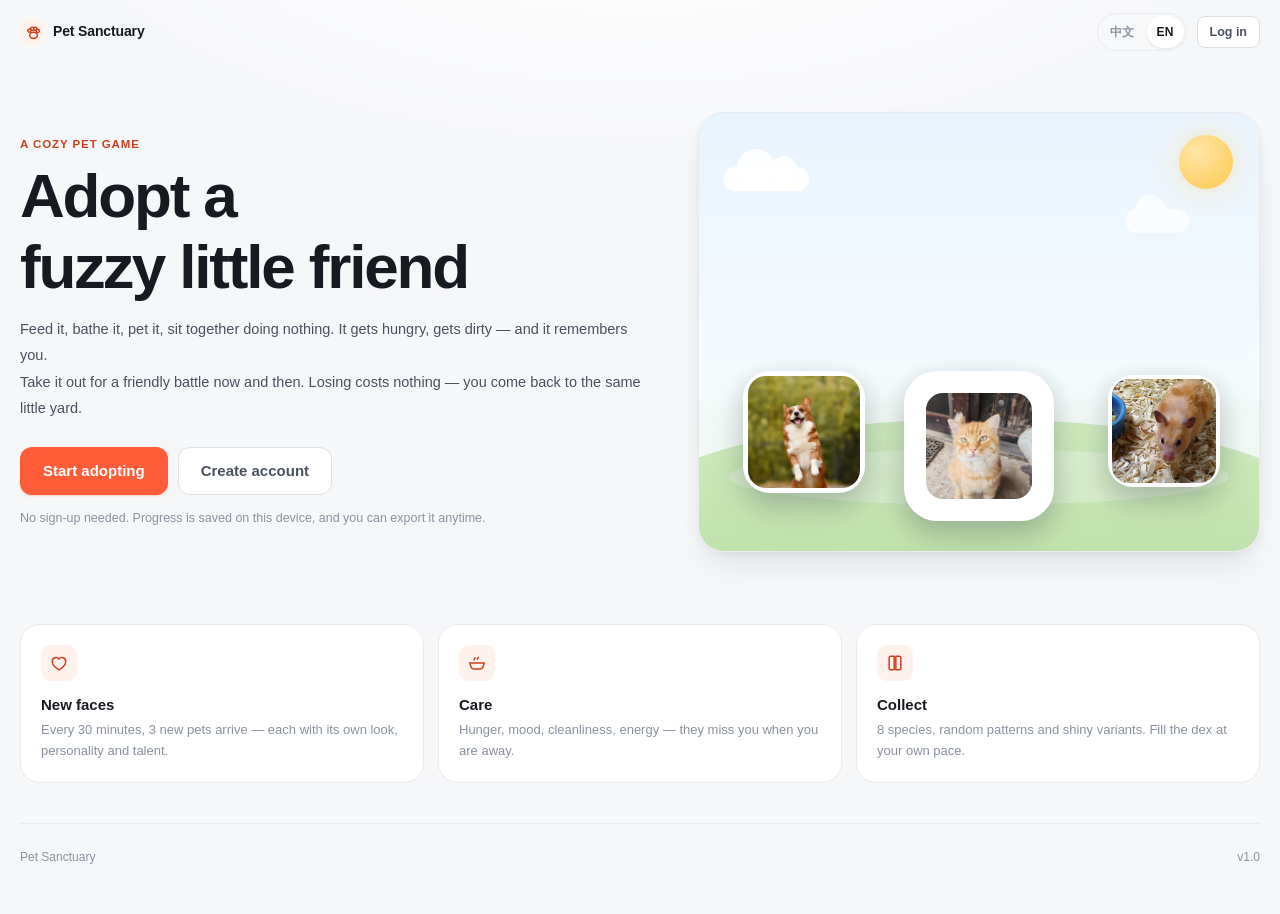
<file: index.html>
<!doctype html>
<html lang="zh-CN">
  <head>
    <meta charset="UTF-8" />
    <meta name="viewport" content="width=device-width, initial-scale=1.0, viewport-fit=cover" />
    <meta name="theme-color" content="#f7f2e8" />
    <!-- 添加到主屏幕后像 App 一样全屏打开，没有地址栏 -->
    <meta name="mobile-web-app-capable" content="yes" />
    <meta name="apple-mobile-web-app-capable" content="yes" />
    <meta name="apple-mobile-web-app-status-bar-style" content="default" />
    <meta name="apple-mobile-web-app-title" content="毛球收容所" />
    <title>毛球收容所 · 领养一只属于你的小毛球</title>
    <meta
      name="description"
      content="毛球收容所是一款宠物养成 + 卡牌收集的网页游戏。领养流浪小动物，喂饭洗澡摸头，把它们养成毛球战队的成员，去星宠杯拿冠军。"
    />
    <link
      rel="icon"
      href="data:image/svg+xml,%3Csvg xmlns='http://www.w3.org/2000/svg' viewBox='0 0 100 100'%3E%3Ctext y='.9em' font-size='90'%3E%F0%9F%90%BE%3C/text%3E%3C/svg%3E"
    />
    <script type="module" crossorigin src="/assets/index-DY5WZVif.js"></script>
    <link rel="stylesheet" crossorigin href="/assets/index--2E7y5sV.css">
  </head>
  <body>
    <div id="root"></div>
  </body>
</html>
</file>
<file: assets/index--2E7y5sV.css>
:root{--bg: #f6f7f9;--surface: #ffffff;--surface-2: #f7f8fa;--surface-3: #eef0f4;--ink: #171a20;--ink-2: #4a5160;--muted: #8a92a1;--line: #e9ebef;--line-strong: #dde1e7;--accent: #ff5c39;--accent-hover: #ec4c2a;--accent-soft: #fff1ec;--accent-ink: #cc3f1d;--gold: #f2a33c;--gold-soft: #fdf3e3;--violet: #7b61ff;--violet-soft: #f1eeff;--green: #17b26a;--green-soft: #e7f8ef;--blue: #3a8dde;--blue-soft: #eaf3fd;--pink: #e8618c;--pink-soft: #fdeef3;--r-xs: 8px;--r-sm: 10px;--r-md: 12px;--r-lg: 16px;--r-xl: 20px;--r-2xl: 26px;--r-pill: 999px;--radius: var(--r-xl);--radius-sm: var(--r-md);--shadow-sm: 0 1px 2px rgba(16, 24, 40, .04), 0 1px 3px rgba(16, 24, 40, .05);--shadow: 0 4px 10px -2px rgba(16, 24, 40, .06), 0 18px 36px -12px rgba(16, 24, 40, .12);--shadow-lg: 0 24px 64px -16px rgba(16, 24, 40, .22);--safe: env(safe-area-inset-bottom, 0px);--vvh: 100dvh;--kbd: 0px}.lang-picker{display:inline-flex;align-items:center;gap:2px;padding:2px;border:1px solid var(--line);border-radius:var(--r-pill);background:var(--surface-2);flex:none}.lang-opt{appearance:none;border:0;background:transparent;color:var(--muted);font:inherit;font-size:12px;font-weight:650;letter-spacing:.01em;padding:5px 10px;min-height:32px;border-radius:var(--r-pill);cursor:pointer;transition:background .16s ease,color .16s ease}.lang-opt.is-on{background:var(--surface);color:var(--ink);box-shadow:var(--shadow-sm)}.lang-opt:hover{color:var(--ink)}.landing-nav-actions{display:flex;align-items:center;gap:10px}.lang-card{padding:14px 16px}.lang-row{display:flex;align-items:center;justify-content:space-between;gap:12px}.lang-row b{display:block;font-size:15px}.lang-row p{margin:2px 0 0;font-size:12.5px;color:var(--muted)}html{touch-action:manipulation}body{overscroll-behavior-y:contain}button,.chip,.element,.rarity{user-select:none;-webkit-user-select:none}*{box-sizing:border-box;-webkit-tap-highlight-color:transparent}html,body{margin:0;padding:0}body{background:radial-gradient(900px 420px at 50% -140px,#ffffff 0%,transparent 70%),var(--bg);color:var(--ink);font-family:-apple-system,BlinkMacSystemFont,SF Pro Text,PingFang SC,Hiragino Sans GB,Microsoft YaHei,Segoe UI,sans-serif;font-size:14.5px;line-height:1.55;min-height:100dvh;-webkit-font-smoothing:antialiased}h1,h2,h3,h4,p{margin:0}button{font-family:inherit;font-size:inherit;color:inherit;border:none;background:none;cursor:pointer;padding:0}button:disabled{cursor:not-allowed}a{color:inherit;text-decoration:none}input{font-family:inherit}:focus-visible{outline:2px solid rgba(255,92,57,.55);outline-offset:2px}.shell{width:100%;max-width:1120px;margin:0 auto;padding:0 20px}.app{min-height:100dvh;padding-bottom:96px}.main{padding:26px 0 40px;animation:fadeUp .25s ease both}@keyframes fadeUp{0%{opacity:0;transform:translateY(6px)}}.topbar{position:sticky;top:0;z-index:40;background:#ffffffd1;backdrop-filter:saturate(180%) blur(16px);-webkit-backdrop-filter:saturate(180%) blur(16px);border-bottom:1px solid var(--line)}.topbar-inner{height:62px;display:flex;align-items:center;gap:18px}.brand{display:inline-flex;align-items:center;gap:7px;flex:0 0 auto}.brand-mark{display:grid;place-items:center;width:26px;height:26px;border-radius:var(--r-xs);background:var(--accent-soft);color:var(--accent-ink)}.brand-text{font-weight:700;font-size:14px;letter-spacing:-.01em;white-space:nowrap}.topnav{display:none;align-items:center;gap:2px;flex:1}.topnav-item{height:34px;padding:0 14px;border-radius:var(--r-xs);font-size:13.5px;font-weight:600;color:var(--muted);transition:color .15s,background .15s}.topnav-item:hover{color:var(--ink);background:var(--surface-2)}.topnav-item.is-active{color:var(--ink);background:var(--surface-3)}.top-actions{display:flex;align-items:center;gap:8px;margin-left:auto}.icon-btn{position:relative;width:34px;height:34px;border-radius:var(--r-sm);display:grid;place-items:center;color:var(--ink-2);border:1px solid var(--line);background:var(--surface);transition:background .15s,border-color .15s}.icon-btn:hover{background:var(--surface-2)}.badge{position:absolute;top:-4px;right:-4px;min-width:16px;height:16px;padding:0 4px;border-radius:var(--r-pill);background:var(--accent);color:#fff;font-size:9.5px;font-weight:700;display:grid;place-items:center;border:2px solid var(--surface)}.wallet{display:flex;gap:6px}.wallet-chip{display:inline-flex;align-items:center;gap:5px;height:30px;padding:0 10px;border-radius:var(--r-xs);background:var(--surface);border:1px solid var(--line);font-size:12.5px;font-variant-numeric:tabular-nums}.wallet-chip b{font-weight:650}.wallet-coin{color:var(--accent)}.wallet-star{color:var(--violet)}.tabbar{position:fixed;bottom:0;left:0;right:0;z-index:40;display:flex;justify-content:space-around;padding:6px 8px calc(6px + var(--safe));background:#ffffffeb;backdrop-filter:saturate(180%) blur(16px);-webkit-backdrop-filter:saturate(180%) blur(16px);border-top:1px solid var(--line)}.tabbar-item{flex:1;display:flex;flex-direction:column;align-items:center;gap:3px;padding:6px 0;border-radius:var(--r-md);color:var(--muted);font-size:10px;font-weight:600}.tabbar-item.is-active{color:var(--accent)}.card{background:var(--surface);border:1px solid var(--line);border-radius:var(--radius);box-shadow:var(--shadow-sm);padding:20px}.btn{display:inline-flex;align-items:center;justify-content:center;gap:6px;height:40px;padding:0 16px;border-radius:var(--r-sm);font-size:14px;font-weight:600;border:1px solid transparent;transition:background .15s,border-color .15s,transform .08s;white-space:nowrap}.btn:active:not(:disabled){transform:scale(.985)}.btn:disabled{opacity:.45}.btn-primary:disabled{background:var(--surface-3);color:var(--muted);opacity:1;box-shadow:none}.btn-primary{background:var(--accent);color:#fff;box-shadow:0 1px 2px #ff5c3947}.btn-primary:hover:not(:disabled){background:var(--accent-hover)}.btn-ghost{background:var(--surface);border-color:var(--line-strong);color:var(--ink-2)}.btn-ghost:hover:not(:disabled){background:var(--surface-2)}.btn-soft{background:var(--accent-soft);color:var(--accent-ink)}.btn-soft:hover:not(:disabled){background:#ffe6dd}.btn-sm{height:32px;padding:0 12px;font-size:12.5px;border-radius:var(--r-xs)}.btn-xs{height:26px;padding:0 10px;font-size:11.5px;border-radius:var(--r-xs)}.btn-lg{height:48px;padding:0 22px;font-size:15px;border-radius:var(--r-md)}.btn-block{width:100%}.link-btn{display:inline-flex;align-items:center;gap:4px;font-size:12.5px;font-weight:600;color:var(--accent-ink);padding:4px 0}.link-btn:hover{color:var(--accent)}.icon-btn svg,.link-btn svg{flex:0 0 auto}.chip{display:inline-flex;align-items:center;height:24px;padding:0 9px;border-radius:var(--r-xs);background:var(--surface-2);border:1px solid var(--line);font-size:11.5px;font-weight:600;color:var(--ink-2);white-space:nowrap}.chip-soft{background:var(--accent-soft);border-color:transparent;color:var(--accent-ink)}.chip-shiny{background:var(--gold-soft);border-color:#f7e3bd;color:#a5721a}.muted{color:var(--muted);font-size:13px}.center{text-align:center}.center-title{font-size:20px;text-align:center}.eyebrow{font-size:11.5px;font-weight:700;letter-spacing:.08em;text-transform:uppercase;color:var(--accent-ink);margin-bottom:6px}.page-head{display:flex;align-items:flex-start;justify-content:space-between;gap:16px;margin-bottom:22px}.page-head h1{font-size:28px;line-height:1.2;letter-spacing:-.025em;font-weight:700}.lede{font-size:13.5px;color:var(--muted);margin-top:6px;line-height:1.6}.section-title{display:flex;align-items:flex-start;justify-content:space-between;gap:12px;margin-bottom:14px}.section-title h3{font-size:15px;font-weight:650;letter-spacing:-.01em}.section-title p{font-size:12px;color:var(--muted);margin-top:2px}.empty{display:flex;flex-direction:column;align-items:center;gap:8px;padding:48px 16px;color:var(--muted);font-size:13px}.spinner{display:inline-block;width:18px;height:18px;border-radius:50%;border:2px solid var(--line-strong);border-top-color:var(--accent);animation:spin .7s linear infinite}.spinner-wrap{display:flex;align-items:center;justify-content:center;gap:10px;padding:48px;color:var(--muted);font-size:13px}@keyframes spin{to{transform:rotate(360deg)}}.splash{min-height:100dvh;display:flex;flex-direction:column;align-items:center;justify-content:center;gap:12px;color:var(--muted);font-size:13px}.splash-paw{font-size:40px;animation:bob 2s ease-in-out infinite}.centered-page{min-height:100dvh;display:grid;place-items:center;padding:20px}.reset-card{width:100%;max-width:400px;padding:28px 24px}.reset-card h1{font-size:22px;margin-bottom:6px}.reset-card .muted{display:block;margin-bottom:20px}.field{display:block;margin-bottom:14px}.field>span{display:block;font-size:12.5px;font-weight:600;color:var(--ink-2);margin-bottom:6px}.input{width:100%;height:42px;padding:0 13px;border-radius:var(--r-sm);border:1px solid var(--line-strong);background:var(--surface);font-size:14.5px;color:var(--ink);transition:border-color .15s,box-shadow .15s}.input::placeholder{color:#b3b9c4}.input:focus{outline:none;border-color:var(--accent);box-shadow:0 0 0 3px #ff5c391f}.form-error{font-size:12.5px;color:#d14343;margin-bottom:12px}.form-note{font-size:12px;color:var(--muted);text-align:center;margin-top:12px;line-height:1.6}.sheet-backdrop{position:fixed;inset:0;background:#11141a6b;backdrop-filter:blur(3px);-webkit-backdrop-filter:blur(3px);display:flex;align-items:flex-end;justify-content:center;z-index:60;animation:fadeIn .18s ease both}@keyframes fadeIn{0%{opacity:0}}.sheet{width:100%;max-width:560px;max-height:min(90dvh,calc(var(--vvh) - 20px));overflow-y:auto;overscroll-behavior-y:contain;background:var(--surface);border-radius:var(--r-2xl) var(--r-2xl) 0 0;padding:10px 20px calc(24px + var(--safe));box-shadow:var(--shadow-lg);animation:slideUp .26s cubic-bezier(.22,1,.36,1) both}.sheet.is-dragging{animation:none;transition:none}body.kbd-open .sheet-backdrop{height:var(--vvh)}body.kbd-open .tabbar{display:none}@keyframes slideUp{0%{transform:translateY(36px);opacity:.5}}.sheet-grip{width:38px;height:4px;border-radius:var(--r-pill);background:var(--line-strong);margin:2px auto 12px}.sheet-head{display:flex;align-items:flex-start;justify-content:space-between;gap:12px;margin-bottom:16px}.sheet-title{font-size:20px;font-weight:700;letter-spacing:-.02em}.sheet-sub{font-size:12.5px;color:var(--muted);margin-top:3px}.sheet-body{padding-bottom:4px}.toast-stack{position:fixed;bottom:calc(86px + var(--safe) + var(--kbd));left:50%;transform:translate(-50%);z-index:120;display:flex;flex-direction:column;gap:8px;width:max-content;max-width:min(92vw,420px);pointer-events:none}body[data-sheet=open] .toast-stack{bottom:auto;top:14px}.toast{display:flex;align-items:center;gap:8px;padding:10px 15px;border-radius:var(--r-sm);font-size:13px;font-weight:550;background:#181c24f0;color:#fff;box-shadow:var(--shadow);animation:toastIn .2s ease both}.toast-bad{background:#c43d3df5}.toast-dot{width:6px;height:6px;border-radius:50%;background:#ffc6a8;flex:0 0 auto}@keyframes toastIn{0%{opacity:0;transform:translateY(-8px)}}.statbar{display:flex;align-items:center;gap:8px;font-size:12px}.statbar-label{display:inline-flex;align-items:center;gap:4px;width:54px;flex:0 0 auto;color:var(--ink-2);font-weight:600}.statbar-label svg{color:var(--muted)}.statbar-track{flex:1;height:6px;border-radius:var(--r-pill);background:var(--surface-3);overflow:hidden}.statbar-fill{height:100%;border-radius:var(--r-pill);transition:width .35s cubic-bezier(.22,1,.36,1)}.tone-green{background:var(--green)}.tone-orange{background:var(--gold)}.tone-blue{background:var(--blue)}.tone-pink{background:var(--pink)}.statbar-num{width:24px;text-align:right;font-size:11.5px;color:var(--muted);font-variant-numeric:tabular-nums}.rarity{font-size:11px;letter-spacing:1px;line-height:1}.rarity-N{color:#a8afba}.rarity-R{color:#4a90e2}.rarity-SR{color:#9d6cf0}.rarity-SSR{color:#eda32c}.element{display:inline-flex;align-items:center;gap:4px;height:24px;padding:0 8px;border-radius:var(--r-xs);font-size:11.5px;font-weight:600}.element-compact{height:22px;padding:0 7px}.element-water{background:var(--blue-soft);color:#2f7cc4}.element-fire{background:#ffece6;color:#d9512f}.element-grass{background:var(--green-soft);color:#118a52}.element-light{background:var(--gold-soft);color:#b4740f}.element-dark{background:var(--violet-soft);color:#6a4fe0}.landing{max-width:1120px;margin:0 auto;padding:0 20px 48px}.landing-nav{height:64px;display:flex;align-items:center;justify-content:space-between}.hero{display:grid;gap:40px;align-items:center;padding:28px 0 56px}.hero-copy h1{font-size:40px;line-height:1.15;letter-spacing:-.035em;font-weight:700;margin-bottom:14px}.hero-lede{font-size:14.5px;line-height:1.8;color:var(--ink-2);margin-bottom:26px}.hero-actions{display:flex;gap:10px;flex-wrap:wrap}.hero-note{font-size:12.5px;color:var(--muted);margin-top:14px}.hero-visual{order:-1}.hero-scene{position:relative;height:330px;border-radius:var(--r-2xl);overflow:hidden;background:linear-gradient(180deg,#eaf4ff,#f4fbff 55%,#eef8e9);border:1px solid var(--line);box-shadow:var(--shadow)}.hero-pet{position:absolute;bottom:30px;filter:drop-shadow(0 14px 18px rgba(30,40,60,.12))}.hero-pet.a{left:0;right:0;display:flex;justify-content:center;z-index:3;animation:bob 3.4s ease-in-out infinite}.hero-pet.b{left:8%;bottom:52px;z-index:2;animation:bob 4.2s ease-in-out infinite .5s}.hero-pet.c{right:7%;bottom:58px;z-index:2;animation:bob 3.9s ease-in-out infinite 1s}.features{display:grid;gap:14px;grid-template-columns:1fr;padding-bottom:40px}.feature{padding:20px;border-radius:var(--radius);background:var(--surface);border:1px solid var(--line)}.feature-icon{display:inline-grid;place-items:center;width:36px;height:36px;border-radius:var(--r-sm);background:var(--accent-soft);color:var(--accent-ink);margin-bottom:12px}.feature h3{font-size:15px;font-weight:650;margin-bottom:4px}.feature p{font-size:13px;color:var(--muted);line-height:1.6}.landing-foot{display:flex;justify-content:space-between;padding-top:24px;border-top:1px solid var(--line);font-size:12px;color:var(--muted)}.scene-sun{position:absolute;top:22px;right:26px;width:54px;height:54px;border-radius:50%;background:radial-gradient(circle at 35% 32%,#ffe6a8,#ffd166 70%);box-shadow:0 0 30px #ffd16673}.scene-cloud{position:absolute;background:#ffffffeb;border-radius:var(--r-pill);height:24px}.scene-cloud:before,.scene-cloud:after{content:"";position:absolute;background:inherit;border-radius:50%}.scene-cloud.c1{width:86px;top:54px;left:24px;animation:drift 30s linear infinite}.scene-cloud.c1:before{width:38px;height:38px;left:14px;top:-18px}.scene-cloud.c1:after{width:26px;height:26px;left:48px;top:-11px}.scene-cloud.c2{width:64px;top:96px;right:70px;opacity:.75;animation:drift 40s linear infinite reverse}.scene-cloud.c2:before{width:30px;height:30px;left:10px;top:-14px}@keyframes drift{0%{transform:translate(0)}to{transform:translate(40px)}}.scene-hill{position:absolute;left:-12%;right:-12%;bottom:-58px;height:190px;border-radius:50% 50% 0 0;background:linear-gradient(180deg,#cfecc0,#b9dfa6)}.scene-hill:after{content:"";position:absolute;left:14%;right:14%;top:30px;height:56px;border-radius:50%;background:#ffffff40}@keyframes bob{0%,to{transform:translateY(0)}50%{transform:translateY(-5px)}}.home-grid{display:grid;gap:18px;grid-template-columns:1fr;margin-bottom:26px}.pet-hero{padding:0;overflow:hidden;display:grid;grid-template-columns:1fr}.scene{position:relative;min-height:300px;overflow:hidden;background:linear-gradient(180deg,#fdf7ee,#f8eddc 58%,#f3e3cc 58.2%,#e8d3b6);border-bottom:1px solid var(--line)}.scene-window{position:absolute;left:8%;top:8%;width:34%;height:30%;border-radius:var(--r-md);background:linear-gradient(180deg,#d9edff,#eef8ff 62%,#e7f4d9);border:5px solid #fff;box-shadow:0 10px 24px #785a3c1a,inset 0 0 0 1px #00000008}.scene-window:before,.scene-window:after{content:"";position:absolute;background:#fff}.scene-window:before{left:50%;top:0;bottom:0;width:4px;margin-left:-2px}.scene-window:after{top:50%;left:0;right:0;height:4px;margin-top:-2px}.scene-rug{position:absolute;left:50%;bottom:5%;transform:translate(-50%);width:58%;height:11%;border-radius:50%;background:radial-gradient(ellipse at center,#f8dfc8,#eac9ab 72%);box-shadow:inset 0 0 0 1px #78503214}.scene-prop{position:absolute;display:grid;place-items:center;width:34px;height:34px;border-radius:50%;color:#8a6a4a;background:#fffaf2;border:1px solid #ecdcc8;box-shadow:0 4px 10px #785a3c14}.prop-bowl{left:10%;bottom:16%}.prop-ball{right:11%;bottom:13%}.prop-plant{right:9%;top:13%;width:38px;height:38px;border-radius:var(--r-md);color:#4f8f63}.scene-pet{position:absolute;left:0;right:0;bottom:9%;display:flex;justify-content:center;animation:bob 3.6s ease-in-out infinite;filter:drop-shadow(0 16px 20px rgba(60,40,20,.18))}.scene-plate{position:absolute;left:50%;bottom:12px;transform:translate(-50%);display:inline-flex;align-items:center;gap:6px;padding:4px 11px;border-radius:var(--r-pill);background:#ffffffeb;border:1px solid var(--line);box-shadow:var(--shadow-sm);font-size:11.5px;white-space:nowrap}.scene-plate b{font-weight:650}.scene-plate span{color:var(--muted);font-size:10.5px}.scene-bubble{position:absolute;top:18px;left:50%;transform:translate(-50%);background:var(--surface);border:1px solid var(--line);border-radius:var(--r-md);padding:7px 13px;font-size:12px;font-weight:550;color:var(--ink-2);box-shadow:var(--shadow-sm);white-space:nowrap;z-index:3;animation:popIn .2s ease both}.scene-bubble.small{top:8px;font-size:11.5px}@keyframes popIn{0%{opacity:0;transform:translate(-50%) translateY(4px) scale(.96)}}.scene-pop{position:absolute;left:50%;top:42%;color:var(--accent);animation:floatUp .9s ease forwards;pointer-events:none}@keyframes floatUp{0%{opacity:0;transform:translate(-50%,6px) scale(.8)}30%{opacity:1;transform:translate(-50%,-4px) scale(1.05)}to{opacity:0;transform:translate(-50%,-34px) scale(.9)}}.hero-body{position:relative;z-index:1;background:var(--surface);padding:20px;display:flex;flex-direction:column;gap:16px}.hero-title{display:flex;align-items:flex-start;justify-content:space-between;gap:12px}.hero-title h2{font-size:21px;font-weight:700;letter-spacing:-.02em;display:flex;align-items:center;gap:4px}.name-edit{display:inline-grid;place-items:center;width:26px;height:26px;border-radius:var(--r-xs);color:var(--muted);border:1px solid transparent}.name-edit:hover{background:var(--surface-2);border-color:var(--line);color:var(--ink-2)}.rename-inline{display:flex;align-items:center;gap:6px;margin-bottom:4px}.rename-inline .input{width:160px;height:34px}.name-field{margin-top:2px}.hero-title p{font-size:12.5px;color:var(--muted);margin-top:3px;display:flex;align-items:center;gap:6px}.shiny-tag{font-style:normal;font-size:10.5px;font-weight:700;color:#a5721a;background:var(--gold-soft);padding:1px 7px;border-radius:var(--r-xs)}.needs{display:grid;grid-template-columns:1fr 1fr;gap:10px 16px}.care-row{display:grid;grid-template-columns:repeat(5,1fr);gap:8px}.hero-meta{display:grid;grid-template-columns:repeat(3,1fr);gap:6px;padding:10px 8px;border-radius:var(--r-md);background:var(--surface-2)}.hero-meta>div{text-align:center}.hero-meta b{display:block;font-size:16px;font-weight:650;font-variant-numeric:tabular-nums}.hero-meta span{font-size:10.5px;color:var(--muted)}.care-btn{display:flex;flex-direction:column;align-items:center;gap:5px;padding:9px 4px 8px;border-radius:var(--r-md);border:1px solid var(--line);background:var(--surface);transition:background .15s,border-color .15s,transform .08s}.care-btn:hover:not(:disabled){background:var(--surface-2);border-color:var(--line-strong)}.care-btn:active:not(:disabled){transform:scale(.97)}.care-btn:disabled{opacity:.5}.care-icon{display:grid;place-items:center;width:34px;height:34px;border-radius:50%;background:var(--accent-soft);color:var(--accent-ink)}.care-icon.is-empty{background:var(--surface-3);color:var(--muted)}.care-label{font-size:11.5px;font-weight:600}.care-count{font-size:10px;color:var(--muted)}.care-count.is-empty{color:#d14343}.home-side{display:flex;flex-direction:column;gap:18px}.task-list{display:flex;flex-direction:column;gap:14px}.task{display:grid;gap:5px;position:relative}.task.is-done{opacity:.55}.task-head{display:flex;justify-content:space-between;align-items:baseline;gap:8px}.task-head b{font-size:13.5px;font-weight:600}.task-head span{font-size:11.5px;color:var(--muted);font-variant-numeric:tabular-nums}.task p{font-size:11.5px;color:var(--muted)}.task-track{height:5px;border-radius:var(--r-pill);background:var(--surface-3);overflow:hidden}.task-track>div{height:100%;border-radius:var(--r-pill);background:var(--accent);transition:width .35s ease}.task .btn{justify-self:start;margin-top:2px}.supply-card{display:flex;align-items:center;justify-content:space-between;gap:12px}.supply-head{display:flex;align-items:center;gap:11px}.supply-icon{display:grid;place-items:center;width:38px;height:38px;border-radius:var(--r-sm);background:var(--gold-soft);color:#b4740f}.supply-head b{font-size:13.5px;font-weight:650}.supply-head p{font-size:11.5px;color:var(--muted);margin-top:1px}.collect-track{height:6px;border-radius:var(--r-pill);background:var(--surface-3);overflow:hidden;margin-bottom:10px}.collect-track>div{height:100%;border-radius:var(--r-pill);background:linear-gradient(90deg,#ffb199,var(--accent))}.pets-strip{margin-bottom:8px}.strip-head{display:flex;align-items:baseline;gap:8px;margin-bottom:10px}.strip-head h3{font-size:15px;font-weight:650}.strip-head span{font-size:12px;color:var(--muted)}.strip-scroll{display:flex;gap:10px;overflow-x:auto;padding:2px 2px 8px;scrollbar-width:thin}.pet-chip{flex:0 0 auto;width:108px;padding:8px 6px 9px;border-radius:var(--r-lg);background:var(--surface);border:1px solid var(--line);display:flex;flex-direction:column;align-items:center;gap:2px;transition:border-color .15s,box-shadow .15s}.pet-chip:hover{border-color:var(--line-strong)}.pet-chip.is-active{border-color:var(--accent);box-shadow:0 0 0 3px #ff5c391a}.pet-chip b{font-size:12px;font-weight:600;max-width:100%;overflow:hidden;text-overflow:ellipsis;white-space:nowrap}.pet-chip span{font-size:10px;color:var(--muted)}.pet-chip-add{justify-content:center;border-style:dashed;gap:4px;color:var(--muted)}.chip-plus{display:grid;place-items:center;width:44px;height:44px;border-radius:50%;background:var(--surface-2);color:var(--muted)}.mood-note{display:flex;align-items:center;gap:6px;font-size:12px;color:var(--muted);margin-top:4px}.sheet-pet{display:flex;flex-direction:column;gap:16px}.sheet-scene{position:relative;display:grid;place-items:center;min-height:190px;border-radius:var(--r-lg);background:linear-gradient(180deg,#f3f9ff,#fbfdf7);border:1px solid var(--line)}.sheet-tags{display:flex;align-items:center;justify-content:center;gap:8px;flex-wrap:wrap}.info-grid{display:grid;grid-template-columns:repeat(4,1fr);gap:6px;padding:14px 8px;border-radius:var(--r-md);background:var(--surface-2)}.info-grid>div{text-align:center}.info-grid b{display:block;font-size:15px;font-weight:650;font-variant-numeric:tabular-nums}.info-grid span{font-size:10.5px;color:var(--muted)}.talent{display:flex;gap:10px;align-items:flex-start;padding:12px 14px;border-radius:var(--r-md);background:var(--gold-soft);color:#8a5f14}.talent b{font-size:12.5px}.talent p{font-size:11.5px;opacity:.85;margin-top:1px}.rename-row{display:flex;gap:8px}.rename-row .input{flex:1}.sheet-actions{display:flex;gap:8px}.sheet-actions .btn{flex:1}.tagline{font-size:12px;color:var(--muted);text-align:center;line-height:1.6}.toolbar{display:flex;align-items:center;justify-content:space-between;gap:12px;padding:12px 16px;border-radius:var(--r-md);background:var(--surface);border:1px solid var(--line);margin-bottom:18px}.toolbar-text{display:inline-flex;align-items:center;gap:6px;font-size:12.5px;color:var(--ink-2);font-variant-numeric:tabular-nums}.offer-grid{display:grid;gap:14px;grid-template-columns:1fr}.offer{padding:0;overflow:hidden;display:grid;grid-template-columns:132px 1fr;gap:0;text-align:left;transition:box-shadow .18s,transform .1s}.offer:hover{box-shadow:var(--shadow);transform:translateY(-1px)}.offer-art{position:relative;display:grid;place-items:center;padding:10px 0;background:var(--surface-2);border-right:1px solid var(--line)}.offer-art.tone-N{background:linear-gradient(180deg,#f6f7f9,#eef0f4)}.offer-art.tone-R{background:linear-gradient(180deg,#f2f8ff,#e6f0fb)}.offer-art.tone-SR{background:linear-gradient(180deg,#f7f2ff,#efe6fb)}.offer-art.tone-SSR{background:linear-gradient(180deg,#fff8e8,#fdecc8)}.shiny-badge{position:absolute;top:8px;left:8px;padding:2px 7px;border-radius:var(--r-xs);background:#ffffffeb;color:#a5721a;font-size:10px;font-weight:700;box-shadow:var(--shadow-sm)}.offer-body{padding:14px 16px;display:flex;flex-direction:column;gap:7px;min-width:0}.offer-title{display:flex;align-items:baseline;gap:8px}.offer-title h3{font-size:16px;font-weight:700}.offer-desc{font-size:12px;color:var(--muted);line-height:1.55;display:-webkit-box;-webkit-line-clamp:2;-webkit-box-orient:vertical;overflow:hidden}.offer-meta{display:flex;align-items:center;gap:6px}.offer-foot{margin-top:auto;display:flex;align-items:center;justify-content:space-between}.price{display:inline-flex;align-items:center;gap:4px;font-size:13.5px;font-weight:650;color:var(--accent-ink);font-variant-numeric:tabular-nums}.price.is-poor{color:var(--muted)}.link-text{display:inline-flex;align-items:center;gap:3px;font-size:12px;font-weight:600;color:var(--ink-2)}.note-card{margin-top:20px;padding:16px 18px;border-radius:var(--r-md);background:var(--surface-2);border:1px solid var(--line)}.note-card b{font-size:13px}.note-card ul{margin:8px 0 0;padding-left:18px;font-size:12.5px;color:var(--ink-2);line-height:1.9}.note-card p{font-size:12.5px;color:var(--ink-2);line-height:1.8;margin-top:6px}.preview{display:flex;flex-direction:column;gap:12px}.preview-art{display:grid;place-items:center;padding:10px;border-radius:var(--r-lg);background:linear-gradient(180deg,#f3f9ff,#fbfdf7);border:1px solid var(--line)}.preview-meta{display:flex;align-items:center;justify-content:center;gap:8px;flex-wrap:wrap}.preview-desc{font-size:12.5px;color:var(--ink-2);text-align:center;line-height:1.6}.preview-talent{font-size:12px;color:#8a5f14;background:var(--gold-soft);border-radius:var(--r-sm);padding:9px 12px;text-align:center}.dex-progress{margin-bottom:18px}.dex-progress-top{display:flex;align-items:baseline;justify-content:space-between;gap:12px;margin-bottom:12px}.dex-progress-top b{font-size:24px;font-weight:700;letter-spacing:-.02em;font-variant-numeric:tabular-nums}.dex-progress-top span{font-size:12.5px;color:var(--muted)}.dex-progress-side{display:inline-flex;align-items:center;gap:5px;font-size:12px;color:var(--ink-2);background:var(--surface-2);border-radius:var(--r-xs);padding:5px 9px}.dex-grid{display:grid;gap:12px;grid-template-columns:repeat(2,1fr)}.dex-card{position:relative;background:var(--surface);border:1px solid var(--line);border-radius:var(--r-lg);padding:10px;display:flex;flex-direction:column;gap:6px;text-align:left;transition:box-shadow .18s,transform .1s}.dex-card:hover{box-shadow:var(--shadow);transform:translateY(-1px)}.dex-art{position:relative;display:grid;place-items:center;min-height:118px;border-radius:var(--r-md);background:linear-gradient(180deg,#f7f9fc,#f2f5f9)}.dex-card.is-locked .dex-art .pet-art>svg,.dex-card.is-locked .dex-art .pet-art>img{filter:grayscale(1) opacity(.3) brightness(1.05)}.dex-lock{position:absolute;font-size:22px;font-weight:700;color:var(--muted);opacity:.7}.dex-info{display:flex;align-items:baseline;justify-content:space-between;gap:6px}.dex-card .element{align-self:flex-start}.dex-info b{font-size:13px;font-weight:600}.dex-info span{font-size:10.5px;color:var(--muted)}.owned-list{display:flex;flex-direction:column;gap:8px}.owned-row{display:flex;align-items:center;gap:10px;padding:8px 10px;border-radius:var(--r-md);background:var(--surface-2)}.owned-row div{flex:1}.owned-row b{display:block;font-size:13px;font-weight:600}.owned-row span{font-size:11px;color:var(--muted)}.gacha{position:relative;display:grid;gap:8px;border-radius:var(--r-xl);padding:26px;background:linear-gradient(120deg,#fff5f0,#fdf6ff 55%,#f2f6ff);border:1px solid #f2e6e0;margin-bottom:26px;overflow:hidden}.gacha-copy h2{font-size:24px;font-weight:700;letter-spacing:-.025em;margin-bottom:8px}.gacha-copy>p{font-size:13px;color:var(--ink-2);max-width:340px;line-height:1.65}.gacha-odds{display:flex;gap:6px;flex-wrap:wrap;margin:14px 0 18px}.gacha-odds span{font-size:11px;font-weight:600;color:var(--ink-2);background:#ffffffb3;border:1px solid rgba(255,255,255,.9);border-radius:var(--r-xs);padding:3px 8px}.gacha-art{display:flex;align-items:flex-end;justify-content:center;gap:2px}.item-grid{display:grid;gap:12px;grid-template-columns:1fr;margin-bottom:22px}.item{display:flex;align-items:center;gap:12px;padding:14px 16px}.item-icon{display:grid;place-items:center;width:40px;height:40px;border-radius:var(--r-sm);background:var(--surface-2);color:var(--ink-2);flex:0 0 auto}.item-info{flex:1;min-width:0}.item-info b{font-size:13.5px;font-weight:600}.item-info p{font-size:11.5px;color:var(--muted);margin:1px 0 2px}.item-info span{font-size:10.5px;color:var(--muted)}.mail-list{display:flex;flex-direction:column;gap:8px;max-width:780px}.mail-row{display:flex;gap:12px;padding:14px 16px;border-radius:var(--r-lg);background:var(--surface);border:1px solid var(--line);text-align:left;transition:border-color .15s,box-shadow .15s}.mail-row:hover{border-color:var(--line-strong);box-shadow:var(--shadow-sm)}.mail-row.is-unread{border-color:#ffd9cc;background:#fffaf7}.mail-icon{display:grid;place-items:center;width:36px;height:36px;border-radius:var(--r-sm);background:var(--surface-2);color:var(--ink-2);flex:0 0 auto}.mail-main{flex:1;min-width:0}.mail-title{display:flex;justify-content:space-between;gap:10px;align-items:baseline}.mail-title b{font-size:13.5px;font-weight:600}.mail-title span{font-size:10.5px;color:var(--muted);white-space:nowrap}.mail-main>p{font-size:12px;color:var(--muted);margin:3px 0 7px;overflow:hidden;text-overflow:ellipsis;white-space:nowrap}.mail-meta{display:flex;align-items:center;gap:6px;flex-wrap:wrap}.dot{width:6px;height:6px;border-radius:50%;background:var(--accent);margin-left:auto}.mail-body{font-size:14px;line-height:1.9;color:var(--ink-2);white-space:pre-wrap;padding:2px 0 14px}.attach-box{padding:13px;border-radius:var(--r-md);background:var(--surface-2);margin-bottom:14px}.attach-box>b{font-size:11.5px;color:var(--muted)}.attach-list{display:flex;flex-wrap:wrap;gap:6px;margin-top:8px}.attach-item{display:inline-flex;align-items:center;gap:5px;background:var(--surface);border:1px solid var(--line);border-radius:var(--r-xs);padding:5px 9px;font-size:11.5px}.attach-item b{color:var(--accent-ink)}.mail-expire{font-size:11px;color:var(--muted);text-align:center;margin-top:10px}.profile{display:flex;align-items:center;gap:16px;margin-bottom:18px}.profile-avatar{width:92px;height:92px;border-radius:var(--r-xl);background:linear-gradient(180deg,#f3f9ff,#fbfdf7);border:1px solid var(--line);display:grid;place-items:center;flex:0 0 auto;color:var(--muted)}.profile-main{min-width:0}.profile-main h1{font-size:24px;font-weight:700;letter-spacing:-.025em}.profile-main>p{font-size:12px;color:var(--muted);margin-top:2px;word-break:break-all}.profile-chips{display:flex;flex-wrap:wrap;gap:6px;margin-top:8px}.profile-chips span{font-size:11px;font-weight:600;color:var(--ink-2);background:var(--surface-2);border:1px solid var(--line);border-radius:var(--r-xs);padding:2px 8px}.bind,.account{margin-bottom:18px}.bind-head{display:flex;gap:12px;margin-bottom:16px}.bind-icon{display:grid;place-items:center;width:36px;height:36px;border-radius:var(--r-sm);background:var(--accent-soft);color:var(--accent-ink);flex:0 0 auto}.bind-head b{font-size:14px;font-weight:650}.bind-head p{font-size:12.5px;color:var(--muted);margin-top:3px;line-height:1.6}.account-row{display:flex;justify-content:space-between;gap:14px;padding:9px 0;border-bottom:1px solid var(--line);font-size:13px}.account-row:last-of-type{border-bottom:none}.account-row span{color:var(--muted)}.account-row b{font-weight:600;word-break:break-all;text-align:right}.hint{font-size:11.5px;color:var(--muted);margin-top:10px;line-height:1.6}.account-actions{display:flex;align-items:center;justify-content:space-between;gap:10px;flex-wrap:wrap;margin-top:12px;padding-top:12px;border-top:1px solid var(--line)}.mail-status{font-size:11.5px;color:var(--muted)}.board{display:flex;flex-direction:column}.board-row{display:flex;align-items:center;gap:10px;padding:9px 0;border-bottom:1px solid var(--line);font-size:13px}.board-row:last-child{border-bottom:none}.board-rank{width:20px;height:20px;border-radius:var(--r-xs);display:grid;place-items:center;font-size:11px;font-weight:650;background:var(--surface-2);color:var(--muted);flex:0 0 auto}.board-rank.is-first{background:var(--gold-soft);color:#b4740f}.board-row b{flex:1;min-width:0;overflow:hidden;text-overflow:ellipsis;white-space:nowrap;font-weight:600}.board-row span{font-size:11px;color:var(--muted)}.board-row em{font-style:normal;font-weight:650;color:var(--accent-ink);font-size:12.5px;font-variant-numeric:tabular-nums}.list{padding:6px;margin-bottom:18px}.list-row{display:flex;align-items:center;gap:12px;padding:11px 12px;border-radius:var(--r-sm);width:100%;text-align:left}.list-row:hover{background:var(--surface-2)}.list-icon{display:grid;place-items:center;width:34px;height:34px;border-radius:var(--r-xs);background:var(--surface-2);color:var(--ink-2);flex:0 0 auto}.list-row div{flex:1;min-width:0}.list-row b{display:block;font-size:13.5px;font-weight:600}.list-row p{font-size:11.5px;color:var(--muted)}.list-row>svg{color:var(--muted);flex:0 0 auto}.about{margin-bottom:20px}.credits{margin-bottom:20px;padding:16px 20px}.credits summary{font-size:13px;font-weight:600;color:var(--ink-2);cursor:pointer}.credits p{font-size:12px;color:var(--muted);margin:10px 0 6px}.credits ul{margin:0;padding-left:18px;font-size:11.5px;color:var(--muted);line-height:1.8}.credits a{color:var(--accent-ink);text-decoration:underline}.about b{font-size:13.5px;font-weight:650}.about p{font-size:12.5px;color:var(--ink-2);line-height:1.75;margin-top:6px}.logout{color:#c43d3d;margin-bottom:12px}.version{text-align:center;font-size:11px;color:var(--muted)}.auth-form{display:flex;flex-direction:column}.seg{display:flex;gap:3px;padding:3px;background:var(--surface-2);border-radius:var(--r-sm);margin-bottom:14px}.seg button{flex:1;height:32px;border-radius:var(--r-xs);font-size:12.5px;font-weight:600;color:var(--muted)}.seg button.active{background:var(--surface);color:var(--ink);box-shadow:var(--shadow-sm)}.code-btn{flex:0 0 auto;min-width:100px}.row-inline{display:flex;gap:8px}.row-inline .input{flex:1}.auth-links{display:flex;justify-content:center;gap:18px;margin-top:14px;flex-wrap:wrap}.auth-links button{font-size:12.5px;font-weight:600;color:var(--accent-ink)}.dev-mail-hint{display:flex;align-items:center;gap:6px;font-size:12px;color:#8a5f14;background:var(--gold-soft);border-radius:var(--r-xs);padding:9px 11px;margin-bottom:14px;line-height:1.5}.dev-code-note{font-size:12px;font-weight:600;color:#118a52;background:var(--green-soft);border-radius:var(--r-xs);padding:8px 11px;margin-bottom:12px}.pet-art{position:relative;display:inline-block;flex:0 0 auto;line-height:0}.pet-art:before{content:"";position:absolute;left:20%;right:20%;bottom:0;height:6%;border-radius:50%;background:radial-gradient(ellipse at center,rgba(40,30,20,.16),transparent 70%);z-index:0}.pet-art>svg,.pet-art>img{position:relative;z-index:1;width:100%;height:100%;display:block;-webkit-user-select:none;user-select:none;-webkit-user-drag:none;transform-origin:50% 88%;transition:filter .25s ease;filter:var(--pet-filter, none)}.pet-art.is-pixel>svg{image-rendering:pixelated}.pet-art.is-photo{padding:4%;background:#fff;border-radius:22%;box-shadow:0 10px 26px #19192829;overflow:hidden}.pet-art.is-photo:before{display:none}.pet-art.is-photo>img{border-radius:16%;object-fit:cover;object-position:center 35%}.pet-art.is-anim{animation:bob 3.8s ease-in-out infinite;will-change:transform}.pet-shine{position:absolute;inset:0;z-index:2;pointer-events:none;background:radial-gradient(circle at 22% 18%,rgba(255,244,190,.95) 0 2px,transparent 3px),radial-gradient(circle at 78% 26%,rgba(255,244,190,.9) 0 1.5px,transparent 2.5px),radial-gradient(circle at 30% 78%,rgba(255,244,190,.8) 0 1.5px,transparent 2.5px),radial-gradient(circle at 70% 72%,rgba(255,244,190,.85) 0 2px,transparent 3px);animation:twinkle 2s ease-in-out infinite alternate}@keyframes twinkle{0%{opacity:.35}to{opacity:1}}.pop-feed,.pop-snack{animation:nom .6s ease}@keyframes nom{0%,to{transform:scale(1)}40%{transform:scale(1.08,.94)}}.pop-play{animation:hop .7s ease}@keyframes hop{0%,to{transform:translateY(0)}40%{transform:translateY(-10px)}}.pop-wash{animation:shake .7s ease}@keyframes shake{0%,to{transform:translate(0)}25%{transform:translate(-3px)}75%{transform:translate(3px)}}.pop-pet{animation:lean .7s ease}@keyframes lean{0%,to{transform:translateY(0) rotate(0)}40%{transform:translateY(-3px) rotate(-2deg)}}@media(max-width:720px){.input,select.input,textarea,.otp-input{font-size:16px}.icon-btn{width:44px;height:44px}.btn-sm{height:44px;padding:0 15px}.btn-xs{position:relative;height:36px;padding:0 12px;font-size:12px}.btn-xs:after{content:"";position:absolute;inset:-4px 0}.chip-plus,.gift-tab,.gift-kind,.link-btn{min-height:44px}.sheet-grip{position:relative;width:44px;height:5px}.sheet-grip:before{content:"";position:absolute;inset:-16px -20px -10px}.tabbar{padding-left:6px;padding-right:6px}.tabbar-item{gap:3px;min-width:0;min-height:48px;padding:6px 0;font-size:11px;transition:transform .08s}.tabbar-item:active{transform:scale(.88)}}@media(hover:none){.btn:active:not(:disabled){transform:scale(.96)}.care-btn:active:not(:disabled){transform:scale(.94)}.chip-plus:active,.gift-tab:active,.gift-kind:active,.link-btn:active{transform:scale(.95)}.icon-btn:active{background:var(--surface-3)}}@media(orientation:landscape){.shell{padding-left:max(18px,env(safe-area-inset-left));padding-right:max(18px,env(safe-area-inset-right))}}@media(min-width:720px){.shell{padding:0 32px}.app{padding-bottom:0}.tabbar{display:none}.topnav{display:flex}.main{padding:34px 0 60px}.page-head h1{font-size:32px}.home-grid{grid-template-columns:minmax(0,1.45fr) minmax(300px,.85fr);gap:20px}.pet-hero{grid-template-columns:1.02fr 1fr}.scene{min-height:100%;border-bottom:none;border-right:1px solid var(--line)}.hero-body{padding:24px;justify-content:center}.scene-pet .pet-art{width:210px!important;height:210px!important}.hero-copy h1{font-size:52px}.hero{grid-template-columns:1.05fr .95fr;gap:56px;padding:48px 0 72px}.hero-visual{order:0}.hero-scene{height:400px}.features{grid-template-columns:repeat(3,1fr)}.offer-grid{grid-template-columns:repeat(2,1fr)}.dex-grid{grid-template-columns:repeat(4,1fr)}.item-grid{grid-template-columns:repeat(2,1fr)}.gacha{grid-template-columns:1.4fr .6fr;padding:34px 38px;align-items:center}.sheet-backdrop{align-items:center;padding:24px}.sheet{border-radius:var(--r-xl);padding:14px 24px 26px;max-height:86dvh}.toast-stack{bottom:28px}.needs{grid-template-columns:1fr 1fr}}@media(min-width:1024px){.dex-grid{grid-template-columns:repeat(5,1fr)}.hero-copy h1{font-size:58px}}@media(min-width:1200px){.shell{max-width:1560px;padding:0 36px}.main{padding:30px 0 48px}.home-grid{grid-template-columns:minmax(0,1.8fr) minmax(380px,.82fr);gap:24px}.scene{min-height:clamp(360px,calc(100dvh - 380px),540px)}.scene-pet .pet-art{width:240px!important;height:240px!important}.offer-grid,.item-grid{grid-template-columns:repeat(3,1fr)}.dex-grid{grid-template-columns:repeat(auto-fill,minmax(190px,1fr))}.landing{max-width:1400px}.hero-copy h1{font-size:62px}.hero-scene{height:440px}}@media(min-width:1600px){.shell{max-width:1800px;padding:0 44px}.home-grid{grid-template-columns:minmax(0,1.95fr) minmax(400px,.8fr)}.scene{min-height:clamp(400px,calc(100dvh - 400px),580px)}.scene-pet .pet-art{width:270px!important;height:270px!important}.landing{max-width:1520px}.hero{gap:72px;padding:56px 0 80px}.hero-copy h1{font-size:68px}}@media(max-width:380px){.brand-text{display:none}.hero-copy h1{font-size:34px}.care-row{gap:5px}.care-label{font-size:10.5px}.wallet-chip{padding:0 7px}}@media(prefers-reduced-motion:reduce){*,*:before,*:after{animation-duration:.001ms!important;animation-iteration-count:1!important;transition-duration:.001ms!important}}@media(orientation:landscape)and (max-height:560px){.tabbar{display:none!important}.topnav{display:flex!important}.app{padding-bottom:0}.shell{padding:0 18px}.topbar-inner{height:46px;gap:10px}.brand-text{display:none}.topnav-item{height:28px;padding:0 9px;font-size:12px}.wallet-chip{height:26px;font-size:11.5px;padding:0 7px}.icon-btn{width:30px;height:30px}.main{padding:10px 0 22px}.page-head{margin-bottom:10px}.page-head h1{font-size:21px}.eyebrow{margin-bottom:2px}.lede{display:none}.home-grid{grid-template-columns:minmax(0,1.55fr) minmax(240px,.85fr);gap:12px;margin-bottom:14px;align-items:start}.pet-hero{grid-template-columns:.85fr 1fr;align-items:start}.scene{height:205px;min-height:0;border-bottom:none;border-right:1px solid var(--line)}.toast-stack{bottom:12px}.scene-pet .pet-art{width:150px!important;height:150px!important}.scene-plate{bottom:6px;padding:3px 9px}.hero-body{padding:12px 14px;gap:9px}.hero-title h2{font-size:17px}.needs{gap:5px 12px}.care-btn{padding:5px 2px 4px;gap:3px}.care-icon{width:26px;height:26px}.care-label{font-size:10.5px}.care-count{font-size:9px}.home-side{gap:10px}.card{padding:12px 14px;border-radius:var(--r-lg)}.section-title{margin-bottom:8px}.task-list{gap:8px}.pets-strip{margin-top:4px}.pet-chip{width:86px;padding:5px}.pet-chip .pet-art{width:52px!important;height:52px!important}.strip-head{margin-bottom:6px}.offer-grid{grid-template-columns:repeat(2,1fr);gap:10px}.offer{grid-template-columns:96px 1fr}.offer-art{padding:6px 0}.offer-art .pet-art{width:84px!important;height:84px!important}.offer-body{padding:9px 11px;gap:4px}.offer-desc{-webkit-line-clamp:1}.toolbar{margin-bottom:10px;padding:8px 12px}.dex-grid{grid-template-columns:repeat(5,1fr);gap:8px}.dex-art{min-height:84px}.item-grid{grid-template-columns:repeat(2,1fr);gap:8px}.gacha{padding:18px 22px;margin-bottom:14px}.gacha-copy h2{font-size:19px}.gacha-odds{margin:8px 0 10px}.profile-avatar{width:64px;height:64px}.profile-avatar .pet-art{width:56px!important;height:56px!important}.landing{padding-bottom:24px}.landing-nav{height:48px}.hero{grid-template-columns:1.1fr .9fr;gap:28px;padding:6px 0 24px}.hero-copy h1{font-size:34px;margin-bottom:8px}.hero-lede{font-size:12.5px;line-height:1.7;margin-bottom:14px}.hero-actions .btn{height:40px;font-size:13.5px}.hero-note{margin-top:8px;font-size:11.5px}.hero-scene{height:200px}.hero-pet.a .pet-art{width:128px!important;height:128px!important}.hero-pet.b .pet-art{width:96px!important;height:96px!important}.hero-pet.c .pet-art{width:88px!important;height:88px!important}.features{grid-template-columns:repeat(3,1fr);gap:10px;padding-bottom:20px}.feature{padding:12px 14px}.feature-icon{width:28px;height:28px;margin-bottom:8px}.sheet{max-height:96dvh;padding:8px 18px 16px}.sheet-pet{gap:10px}.sheet-scene{min-height:120px}.sheet-scene .pet-art{width:128px!important;height:128px!important}.info-grid{padding:8px 6px}.care-row{gap:5px}.mail-list{max-width:none}}@media(orientation:landscape)and (max-height:560px)and (max-width:760px){.home-grid{grid-template-columns:1fr}.home-side{display:grid;grid-template-columns:repeat(3,1fr);gap:10px;align-items:start}.home-side .card{height:100%}.pets-strip{display:none}}@media(orientation:landscape)and (max-height:430px){.scene{min-height:168px}.scene-pet .pet-art{width:126px!important;height:126px!important}.hero-title p,.section-title p,.pets-strip{display:none}}.gallery{max-width:1100px;margin:0 auto;padding:32px 24px 80px}.gallery h1{font-size:26px;margin-bottom:6px}.gallery-row{display:flex;gap:20px;align-items:center;padding:14px 0;border-bottom:1px solid var(--line)}.gallery-label{width:110px;flex:0 0 auto}.gallery-label b{display:block;font-size:14px}.gallery-label span{font-size:11px;color:var(--muted)}.gallery-items{display:flex;gap:10px;flex-wrap:wrap}.gallery-item{background:#f2f6fb;border-radius:var(--r-lg);padding:4px;display:grid;place-items:center}.gallery-item.dark{background:#232833}@media(max-width:720px){.gallery-row{flex-direction:column;align-items:flex-start;gap:8px}}.bt{display:flex;flex-direction:column;gap:12px;width:100%;max-width:940px;margin:0 auto;min-height:calc(100vh - 210px);justify-content:center;padding:8px 0 24px}.bt-loading{padding:40px 0;text-align:center;color:var(--muted);font-size:13px}.bt-stage{position:relative;height:302px;border-radius:var(--r-2xl);overflow:hidden;background:linear-gradient(180deg,#d9edfb,#e8f4f1 58%,#e6f2d9 58.2%,#dcf0c9);border:1px solid rgba(23,26,32,.06);isolation:isolate}.bt-sun{position:absolute;top:26px;right:34px;width:56px;height:56px;border-radius:50%;background:#ffe0a8;box-shadow:0 0 0 14px #ffe0a847,0 0 44px 8px #ffd28c80}.bt-cloud{position:absolute;height:20px;border-radius:var(--r-pill);background:#fff;opacity:.82}.bt-cloud.is-a{width:76px;top:44px;left:18%}.bt-cloud.is-b{width:54px;top:78px;left:58%;opacity:.66}.bt-hill{position:absolute;border-radius:50% 50% 0 0/100% 100% 0 0}.bt-hill.is-back{width:82%;height:132px;left:-16%;bottom:-44px;background:#e9f5d9}.bt-hill.is-front{width:64%;height:112px;right:-14%;bottom:-34px;background:#d8ecc2}.bt-stage:after{content:"";position:absolute;left:0;right:0;top:58%;height:1px;background:#7a985c2e}.bt-top{position:absolute;top:14px;left:14px;right:14px;display:flex;align-items:center;justify-content:space-between;z-index:4}.bt-chip{font-size:11.5px;font-weight:600;letter-spacing:.02em;color:#2f4f57;background:#ffffffc7;-webkit-backdrop-filter:blur(6px);backdrop-filter:blur(6px);border-radius:var(--r-pill);padding:4px 11px}.bt-quit{font-size:11.5px;font-weight:600;color:#4a5160;background:#ffffffc7;-webkit-backdrop-filter:blur(6px);backdrop-filter:blur(6px);border-radius:var(--r-pill);padding:4px 11px}.bt-quit:hover{background:#fff;color:var(--ink)}.bt-fighter{position:absolute;bottom:18px;display:flex;flex-direction:column;align-items:center;gap:5px;width:150px;z-index:3}.bt-fighter.is-you{left:11%}.bt-fighter.is-foe{right:11%}.bt-hp-pill{display:flex;align-items:center;gap:8px;padding:3px 10px;border-radius:var(--r-pill);background:#ffffffe6;-webkit-backdrop-filter:blur(6px);backdrop-filter:blur(6px);font-size:11.5px;font-weight:600;color:#333a45;box-shadow:0 2px 6px #171a2014;white-space:nowrap}.bt-hp-pill b{font-variant-numeric:tabular-nums;color:var(--ink)}.bt-hp{display:block;width:108px;height:6px;border-radius:var(--r-pill);background:#ffffffb8;overflow:hidden;box-shadow:inset 0 0 0 1px #171a200d}.bt-hp i{display:block;height:100%;border-radius:var(--r-pill);background:linear-gradient(90deg,#4cc184,#17a45f);transition:width .32s cubic-bezier(.22,1,.36,1)}.bt-hp.is-foe i{background:linear-gradient(90deg,#f6bc5c,#e0952a)}.bt-art{position:relative;z-index:1;width:124px;height:124px;border-radius:50%;overflow:hidden;border:4px solid rgba(255,255,255,.95);box-shadow:0 14px 26px -10px #171a206b;animation:bt-bob 3.4s ease-in-out infinite}.bt-fighter:after{content:"";position:absolute;bottom:-2px;width:96px;height:15px;border-radius:50%;background:#4a68342e;filter:blur(3px);z-index:0}.bt-fighter.is-foe .bt-art{width:112px;height:112px;animation-delay:1.5s}.bt-fighter.is-hit .bt-art{animation:bt-hit .32s ease-in-out}@keyframes bt-bob{0%,to{transform:translateY(0)}50%{transform:translateY(-7px)}}@keyframes bt-hit{0%,to{transform:translate(0);filter:none}30%{transform:translate(-5px);filter:brightness(1.12) saturate(.8)}60%{transform:translate(4px)}}.bt-fx{position:absolute;bottom:168px;font-size:24px;font-weight:800;letter-spacing:-.02em;z-index:5;pointer-events:none;animation:bt-float .9s cubic-bezier(.22,1,.36,1) forwards;text-shadow:0 2px 0 rgba(255,255,255,.85)}.bt-fx.is-you{left:15%}.bt-fx.is-foe{right:15%}.bt-fx.tone-bad{color:#e0452b}.bt-fx.tone-good{color:#12a264}@keyframes bt-float{0%{opacity:0;transform:translateY(8px) scale(.86)}25%{opacity:1;transform:translateY(0) scale(1.06)}to{opacity:0;transform:translateY(-34px) scale(1)}}.bt-stamp{position:absolute;top:50%;left:50%;width:104px;height:104px;margin:-52px 0 0 -52px;border-radius:var(--r-lg);border:3px solid currentColor;display:grid;place-items:center;font-size:44px;font-weight:800;color:#d85a30d9;transform:rotate(-11deg);z-index:6;animation:bt-stamp .4s cubic-bezier(.34,1.56,.64,1)}@keyframes bt-stamp{0%{opacity:0;transform:rotate(-11deg) scale(1.8)}to{opacity:1;transform:rotate(-11deg) scale(1)}}.bt-log{min-height:52px;padding:9px 16px;border-radius:var(--r-lg);background:var(--surface-2);border:1px solid var(--line);display:flex;flex-direction:column;gap:2px;justify-content:center;max-width:720px;margin:0 auto;width:100%}.bt-log p{font-size:12.5px;line-height:1.5;color:var(--muted)}.bt-log p.is-fresh{color:var(--ink);font-weight:500}.bt-log em{font-style:normal;font-size:11.5px;color:var(--accent-ink)}.bt-desk{display:flex;align-items:flex-end;justify-content:center;gap:14px;padding:4px 0 0;width:100%}.bt-orb{flex:0 0 auto;width:62px;height:62px;border-radius:50%;margin-bottom:12px;display:flex;flex-direction:column;align-items:center;justify-content:center;gap:1px;background:radial-gradient(circle at 32% 26%,#ff8b6b,#f2542d 62%,#d8441f);box-shadow:0 8px 18px -8px #d8441fd9,inset 0 0 0 2px #ffffff47;color:#fff}.bt-orb b{font-size:22px;font-weight:800;line-height:1;font-variant-numeric:tabular-nums}.bt-orb span{font-size:11px;opacity:.9}.bt-hand{flex:0 1 auto;min-width:0;display:flex;align-items:flex-end;justify-content:center;padding:22px 0 6px;min-height:186px}.bt-card{position:relative;flex:0 0 auto;width:112px;height:164px;margin:0 -4px;padding:32px 11px 11px;border-radius:var(--r-lg);border:1px solid var(--line-strong);background:#fff;text-align:left;display:flex;flex-direction:column;gap:3px;transform-origin:bottom center;transform:rotate(var(--rot)) translateY(var(--ty));transition:transform .18s cubic-bezier(.22,1,.36,1),box-shadow .18s ease,border-color .18s ease;box-shadow:0 8px 18px -10px #171a2066,0 2px 4px #171a200f}.bt-card:before{content:"";position:absolute;inset:0 0 auto;height:58px;opacity:.85;border-radius:var(--r-lg) var(--r-lg) 0 0;background:linear-gradient(180deg,#fff1ec,#fff0);pointer-events:none}.bt-card.kind-guard:before{background:linear-gradient(180deg,var(--blue-soft),rgba(255,255,255,0))}.bt-card.kind-heal:before{background:linear-gradient(180deg,var(--green-soft),rgba(255,255,255,0))}.bt-card:hover:not(:disabled){transform:rotate(0) translateY(-18px) scale(1.06);box-shadow:0 22px 34px -14px #171a2080,0 3px 8px #171a2014;border-color:var(--accent);z-index:40}.bt-card:active:not(:disabled){transform:rotate(0) translateY(-10px) scale(1.01)}.bt-card.is-off{opacity:.46;filter:grayscale(.55);cursor:not-allowed}.bt-cost{position:absolute;top:-6px;left:-6px;width:28px;height:28px;border-radius:50%;display:grid;place-items:center;font-size:13px;font-weight:800;color:#fff;background:linear-gradient(160deg,#ff7a56,#e94a22);border:2px solid #fff;box-shadow:0 4px 10px -3px #d8441fb3;z-index:2}.bt-card.kind-guard .bt-cost{background:linear-gradient(160deg,#5aa6ee,#2f7fd6);box-shadow:0 4px 10px -3px #2f7fd699}.bt-card.kind-heal .bt-cost{background:linear-gradient(160deg,#45c98c,#12a264);box-shadow:0 4px 10px -3px #12a2648c}.bt-dot{position:absolute;top:9px;right:9px;width:8px;height:8px;border-radius:50%;z-index:2}.bt-dot.is-water{background:#3f9fda}.bt-dot.is-fire{background:#ef6b4a}.bt-dot.is-grass{background:#4fae74}.bt-dot.is-light{background:#e0a428}.bt-dot.is-dark{background:#8267c9}.bt-card b{position:relative;font-size:13.5px;font-weight:700;color:var(--ink);letter-spacing:-.01em;z-index:1}.bt-card em{position:relative;font-style:normal;font-size:11.5px;font-weight:700;color:var(--accent-ink);z-index:1}.bt-card.kind-guard em{color:#1c6cbe}.bt-card.kind-heal em{color:#0d8b57}.bt-card p{position:relative;margin-top:auto;font-size:11.5px;line-height:1.45;color:var(--muted);z-index:1;display:-webkit-box;-webkit-line-clamp:3;-webkit-box-orient:vertical;overflow:hidden}.bt-pass{align-self:center;padding:10px 20px;border-radius:var(--r-pill);background:var(--surface);border:1px solid var(--line-strong);font-size:12.5px;font-weight:600;color:var(--ink-2)}.bt-pass:hover{border-color:var(--accent);color:var(--accent-ink)}.bt-hint{text-align:center;font-size:11.5px;color:var(--muted)}.bt-result{display:flex;flex-direction:column;gap:16px}.bt-rewards{display:grid;grid-template-columns:repeat(3,1fr);gap:8px}.bt-rewards div{background:var(--surface-2);border-radius:var(--r-lg);padding:12px 8px;display:flex;flex-direction:column;align-items:center;gap:3px}.bt-rewards span{font-size:11px;color:var(--muted)}.bt-rewards b{font-size:18px;font-weight:800;color:var(--accent);font-variant-numeric:tabular-nums}.bt-list{display:flex;flex-direction:column;gap:16px}.bt-stamina{display:flex;align-items:center;gap:10px;padding:12px 14px;border-radius:var(--r-lg);background:var(--surface);border:1px solid var(--line)}.bt-stamina-label{display:inline-flex;align-items:center;gap:5px;font-size:12.5px;font-weight:600;color:var(--ink-2);white-space:nowrap}.bt-stamina-track{flex:1;height:6px;border-radius:var(--r-pill);background:var(--surface-3);overflow:hidden}.bt-stamina-track i{display:block;height:100%;border-radius:var(--r-pill);background:linear-gradient(90deg,#f7bb62,#e8952b)}.bt-stamina-hint{font-size:11px;color:var(--muted);white-space:nowrap}.bt-stages{display:grid;grid-template-columns:repeat(auto-fill,minmax(168px,1fr));gap:10px}.bt-stage-card{position:relative;overflow:hidden;text-align:left;padding:14px 14px 12px;border-radius:var(--r-lg);background:var(--surface);border:1px solid var(--line);display:flex;flex-direction:column;gap:3px;min-height:104px;transition:transform .14s ease,border-color .14s ease,box-shadow .14s ease}.bt-stage-card:after{content:"";position:absolute;top:-26px;right:-26px;width:78px;height:78px;border-radius:50%;background:var(--surface-3);opacity:.6}.bt-stage-card.is-water:after{background:#dff1fd}.bt-stage-card.is-fire:after{background:#ffe6de}.bt-stage-card.is-grass:after{background:#e2f6e8}.bt-stage-card.is-light:after{background:#fff3d6}.bt-stage-card.is-dark:after{background:#eee8fb}.bt-stage-card:hover:not(:disabled){transform:translateY(-2px);border-color:var(--accent);box-shadow:var(--shadow)}.bt-stage-no{position:absolute;top:6px;right:12px;font-size:34px;font-weight:800;line-height:1;color:#171a201a;font-variant-numeric:tabular-nums;z-index:1}.bt-stage-card b{font-size:14px;font-weight:700;color:var(--ink)}.bt-stage-card p{font-size:11.5px;line-height:1.5;color:var(--muted);max-width:88%}.bt-stage-mark{position:absolute;left:14px;bottom:11px;font-size:10.5px;font-weight:700;letter-spacing:.02em;color:var(--accent-ink)}.bt-stage-card.is-cleared{border-color:#cfe9d8;background:linear-gradient(180deg,var(--green-soft),var(--surface) 64%)}.bt-stage-card.is-cleared .bt-stage-mark{color:var(--green)}.bt-stage-card.is-locked{opacity:.55;cursor:not-allowed}.bt-stage-card.is-locked b,.bt-stage-card.is-locked .bt-stage-no{color:var(--muted)}.bt-who{padding:14px 16px;border-radius:var(--r-lg);background:var(--surface);border:1px solid var(--line);display:flex;flex-direction:column;gap:4px}.bt-who>b{font-size:13px}.bt-who .muted{font-size:11.5px}.bt-who-row{display:flex;gap:8px;overflow-x:auto;padding:8px 0 2px}.bt-who-item{flex:0 0 auto;width:80px;padding:8px 4px 9px;border-radius:var(--r-lg);border:1px solid var(--line);background:var(--surface-2);display:flex;flex-direction:column;align-items:center;gap:2px;transition:border-color .14s ease,background .14s ease}.bt-who-item span{font-size:11.5px;font-weight:600;max-width:70px;overflow:hidden;text-overflow:ellipsis;white-space:nowrap}.bt-who-item em{font-style:normal;font-size:10.5px;color:var(--muted)}.bt-who-item.is-active{border-color:var(--accent);background:var(--accent-soft)}.bt-confirm{display:flex;flex-direction:column;align-items:center;gap:6px}.bt-confirm-art{width:112px;height:112px;border-radius:50%;overflow:hidden;border:4px solid #fff;box-shadow:0 14px 26px -12px #171a2073;margin-bottom:4px}.bt-confirm>b{font-size:15px}.bt-confirm .muted{font-size:11.5px}.bt-confirm-rows{width:100%;display:flex;flex-direction:column;gap:6px;margin:8px 0 4px}.bt-confirm-rows div{display:flex;gap:10px;background:var(--surface-2);border-radius:var(--r-md);padding:9px 12px}.bt-confirm-rows dt{flex:0 0 auto;font-size:11.5px;font-weight:700;color:var(--accent-ink)}.bt-confirm-rows dd{font-size:11.5px;color:var(--ink-2);line-height:1.5}@media(max-width:720px){.bt-stage{height:250px;border-radius:var(--r-xl)}.bt-fighter.is-you{left:6%}.bt-fighter.is-foe{right:6%}.bt-art{width:96px;height:96px;border-width:3px}.bt-fighter.is-foe .bt-art{width:88px;height:88px}.bt-hp{width:86px}.bt-sun{width:40px;height:40px;top:20px;right:22px}.bt-fx{bottom:132px;font-size:20px}.bt-desk{align-items:center;gap:8px}.bt-orb{width:52px;height:52px;margin-bottom:0}.bt-hand{justify-content:flex-start;overflow-x:auto;min-height:0;padding:10px 2px 12px;scrollbar-width:none}.bt-hand::-webkit-scrollbar{display:none}.bt-card{width:104px;height:102px;margin:0 5px 0 0;transform:none;padding:27px 10px 10px}.bt-card p{display:none}.bt-vs{top:36%;width:42px;height:42px;font-size:12px}.bt-card:hover:not(:disabled){transform:translateY(-6px)}.bt-stages{grid-template-columns:repeat(auto-fill,minmax(148px,1fr))}.bt-stage-card{min-height:96px;padding:12px 12px 10px}.bt-stage-no{font-size:28px}}.bt-vs{position:absolute;left:50%;top:46%;transform:translate(-50%,-50%);width:52px;height:52px;border-radius:50%;display:grid;place-items:center;font-size:13px;font-weight:800;letter-spacing:.06em;color:#c84e28d1;background:#ffffffb3;border:1px solid rgba(216,90,48,.22);-webkit-backdrop-filter:blur(4px);backdrop-filter:blur(4px);z-index:2}@supports (corner-shape: squircle){:where(.brand-mark,.topnav-item,.icon-btn,.badge,.wallet-chip,.tabbar-item,.btn,.btn-sm,.btn-xs,.btn-lg,.chip,.input,.sheet,.sheet-grip,.toast,.statbar-track,.statbar-fill,.element,.hero-scene,.feature-icon,.scene-cloud,.scene-window,.prop-plant,.scene-plate,.scene-bubble,.name-edit,.shiny-tag,.hero-meta,.care-btn,.task-track,.task-track>div,.supply-icon,.collect-track,.collect-track>div,.pet-chip,.sheet-scene,.info-grid,.talent,.toolbar,.shiny-badge,.note-card,.preview-art,.preview-talent,.dex-progress-side,.dex-card,.dex-art,.owned-row,.gacha,.gacha-odds span,.item-icon,.mail-row,.mail-icon,.attach-box,.attach-item,.profile-avatar,.profile-chips span,.bind-icon,.board-rank,.list-row,.list-icon,.seg,.seg button,.dev-mail-hint,.dev-code-note,.card,.gallery-item,.bt-stage,.bt-cloud,.bt-chip,.bt-quit,.bt-hp-pill,.bt-hp,.bt-hp i,.bt-stamp,.bt-log,.bt-card,.bt-card:before,.bt-pass,.bt-rewards div,.bt-stamina,.bt-stamina-track,.bt-stamina-track i,.bt-stage-card,.bt-who,.bt-who-item,.bt-confirm-rows div,.gate-card,.gate-logo,.otp,.otp-cell){corner-shape:squircle}}.gate{min-height:100vh;display:grid;place-items:center;padding:30px 18px;background:radial-gradient(120% 70% at 50% 0%,var(--accent-soft) 0%,rgba(255,241,236,0) 56%),var(--bg)}.gate-card{width:min(430px,100%);padding:22px 22px 20px;text-align:left;background:var(--surface);border:1px solid var(--line);border-radius:var(--r-2xl);box-shadow:var(--shadow)}.gate-brand{display:flex;align-items:center;gap:9px}.gate-logo{width:32px;height:32px;display:grid;place-items:center;border-radius:11px;background:var(--accent);color:#fff;font-size:15px;font-weight:700;line-height:1}.gate-brand-name{font-size:13px;font-weight:600;color:var(--ink)}.gate-tag{margin-left:auto;padding:4px 10px;border-radius:var(--r-pill);background:var(--accent-soft);color:var(--accent-ink);font-size:10.5px;letter-spacing:.04em}.gate-head{padding-top:20px}.gate-card h1{margin:0;font-size:22px;line-height:1.35;letter-spacing:-.01em}.gate-lede{margin:7px 0 0;font-size:13px;line-height:1.75;color:var(--ink-2)}.gate-lede b{margin:0 2px;color:var(--ink);word-break:break-all}.gate-actions{display:flex;flex-wrap:wrap;justify-content:space-between;gap:12px;margin-top:14px}.gate-actions .link-btn{font-size:12px;font-weight:500;color:var(--ink-2)}.gate-actions .link-btn:last-child{color:var(--muted)}.gate-actions .link-btn:hover:not(:disabled){color:var(--accent-ink)}.gate-actions .link-btn:disabled{color:var(--muted);opacity:.75}.gate-note{margin:13px 0 0;font-size:11.5px;line-height:1.65;color:var(--muted)}.code-form{display:flex;flex-direction:column;gap:14px;margin:18px 0 0}.otp{position:relative;display:grid;grid-template-columns:repeat(6,1fr);gap:8px;cursor:text}.otp-cell{height:56px;display:grid;place-items:center;font-size:23px;font-weight:600;font-variant-numeric:tabular-nums;color:var(--ink);background:var(--surface-2);border:1px solid var(--line-strong);border-radius:var(--r-lg);transition:background .14s ease,border-color .14s ease,box-shadow .14s ease}.otp-cell.is-filled{background:var(--surface)}.otp-cell.is-active{background:var(--surface);border-color:var(--accent);box-shadow:0 0 0 3px var(--accent-soft)}.otp-caret{width:2px;height:22px;border-radius:1px;background:var(--accent);animation:otp-blink 1.1s steps(1) infinite}@keyframes otp-blink{50%{opacity:0}}.otp-error{animation:gate-shake .34s ease}@keyframes gate-shake{0%,to{transform:none}25%{transform:translate(-4px)}60%{transform:translate(4px)}85%{transform:translate(-2px)}}.otp-input{position:absolute;inset:0;width:100%;height:100%;padding:0;border:0;opacity:0;background:transparent;color:transparent;caret-color:transparent}.gate-error{display:flex;align-items:flex-start;gap:7px;margin:12px 0 0;padding:9px 11px;font-size:12px;line-height:1.55;color:#b83c1c;background:var(--accent-soft);border-radius:var(--r-sm)}.gate-error svg{flex:none;margin-top:2px}.gate-facts{display:grid;grid-template-columns:repeat(3,1fr);gap:8px;margin-top:18px;padding-top:16px;border-top:1px solid var(--line)}.gate-facts div{padding:9px 4px 10px;text-align:center;background:var(--surface-2);border-radius:var(--r-md)}.gate-facts span{display:block;font-size:12px;font-weight:600;color:var(--ink)}.gate-facts em{display:block;margin-top:2px;font-size:10.5px;font-style:normal;color:var(--muted)}@media(max-width:400px){.gate-card{padding:18px 16px 16px}.otp{gap:6px}.otp-cell{height:50px;font-size:21px}.gate-card h1{font-size:20px}}.name-edit{display:inline-grid;place-items:center;width:22px;height:22px;margin-left:6px;vertical-align:-2px;border-radius:50%;color:var(--muted);background:transparent;transition:color .14s ease,background .14s ease}.name-edit:hover{color:var(--accent-ink);background:var(--accent-soft)}.profile .rename-inline .input{width:220px}.bt-seg{display:inline-flex;align-self:flex-start;gap:2px;padding:3px;margin-bottom:4px;background:var(--surface-3);border-radius:var(--r-pill)}.bt-seg button{padding:7px 16px;font-size:12.5px;font-weight:600;color:var(--muted);background:transparent;border:0;border-radius:var(--r-pill);transition:background .15s ease,color .15s ease}.bt-seg button.is-on{color:var(--ink);background:var(--surface);box-shadow:var(--shadow-sm)}.pv{display:flex;flex-direction:column;gap:16px;padding-bottom:20px}.pv-guest{padding:11px 14px;font-size:12.5px;line-height:1.65;color:var(--accent-ink);background:var(--accent-soft);border:1px solid #ffddce;border-radius:var(--r-lg)}.pv-card{display:flex;flex-direction:column;gap:13px;padding:16px 16px 18px;background:var(--surface);border:1px solid var(--line);border-radius:var(--r-xl);box-shadow:var(--shadow-sm)}.pv-card>header{display:flex;align-items:baseline;justify-content:space-between;gap:10px}.pv-card>header b{font-size:14px}.pv-card>header span{font-size:11.5px;color:var(--muted)}.pv-pets{display:flex;gap:8px;overflow-x:auto;scrollbar-width:none;padding-bottom:2px}.pv-pets::-webkit-scrollbar{display:none}.pv-join{display:flex;gap:10px}.pv-code-input{flex:1;min-width:0;height:46px;text-align:center;font-size:21px;font-weight:600;letter-spacing:.3em;text-indent:.3em;font-variant-numeric:tabular-nums;color:var(--ink);background:var(--surface-2);border:1px solid var(--line-strong);border-radius:var(--r-md);transition:border-color .14s ease,box-shadow .14s ease}.pv-code-input:focus{outline:none;border-color:var(--accent);box-shadow:0 0 0 3px var(--accent-soft)}.pv-code-input::placeholder{color:var(--muted);font-weight:500}.pv-rooms,.pv-top{overflow:hidden;background:var(--surface);border:1px solid var(--line);border-radius:var(--r-xl);box-shadow:var(--shadow-sm)}.pv-rooms-head{display:flex;align-items:baseline;justify-content:space-between;padding:14px 16px 10px}.pv-rooms-head b{font-size:13.5px}.pv-rooms-head .muted{font-size:11px}.pv-room-row{display:flex;align-items:center;gap:11px;width:100%;padding:11px 16px;text-align:left;background:transparent;border:0;border-top:1px solid var(--line);transition:background .14s ease}.pv-room-row:hover:not(:disabled){background:var(--surface-2)}.pv-room-art{width:44px;height:44px;flex:none;display:grid;place-items:center;background:var(--surface-2);border-radius:var(--r-md)}.pv-room-main{display:flex;flex-direction:column;gap:2px;min-width:0;flex:1}.pv-room-main b{font-size:13px;font-weight:600;color:var(--ink);overflow:hidden;text-overflow:ellipsis;white-space:nowrap}.pv-room-main em{font-size:11.5px;font-style:normal;color:var(--muted)}.pv-room-go{flex:none;padding:5px 12px;font-size:11.5px;font-weight:600;color:var(--accent-ink);background:var(--accent-soft);border-radius:var(--r-pill)}.pv-empty{padding:4px 16px 16px;font-size:12.5px;line-height:1.7;color:var(--muted)}.pv-top-row{display:flex;align-items:center;justify-content:space-between;padding:9px 16px;border-top:1px solid var(--line);font-size:12.5px;color:var(--ink-2)}.pv-top-row.is-me{color:var(--ink);background:var(--accent-soft);font-weight:600}.pv-top-row em{font-style:normal;color:var(--muted);font-variant-numeric:tabular-nums}.pv-top-row.is-me em{color:var(--accent-ink)}.pv-resume{display:flex;align-items:center;gap:9px;width:100%;padding:12px 14px;text-align:left;font-size:12.5px;color:var(--accent-ink);background:var(--accent-soft);border:1px solid #ffddce;border-radius:var(--r-lg)}.pv-resume span{flex:1}.pv-resume b{font-size:12px}.pv-back{align-self:flex-start;color:var(--muted)}.pv-waiting{display:flex;flex-direction:column;align-items:center;gap:12px;margin-top:-28px;padding:22px 20px;background:var(--surface);border:1px solid var(--line);border-radius:var(--r-xl);box-shadow:var(--shadow)}.pv-wait-code{font-size:40px;font-weight:700;letter-spacing:.16em;text-indent:.16em;font-variant-numeric:tabular-nums;color:var(--ink)}.pv-wait-hint{font-size:12.5px;color:var(--ink-2);text-align:center}.pv-wait-dots{display:flex;gap:6px}.pv-wait-dots i{width:6px;height:6px;border-radius:50%;background:var(--accent);opacity:.35;animation:pv-dot 1.2s ease-in-out infinite}.pv-wait-dots i:nth-child(2){animation-delay:.16s}.pv-wait-dots i:nth-child(3){animation-delay:.32s}@keyframes pv-dot{0%,to{opacity:.25;transform:translateY(0)}50%{opacity:1;transform:translateY(-3px)}}.pv-empty-art{display:grid;place-items:center;width:96px;height:96px;font-size:32px;font-weight:700;color:var(--muted);background:#ffffff80;border-radius:50%}.pv-turn{align-self:center;padding:7px 15px;font-size:12.5px;font-weight:600;color:var(--ink-2);background:var(--surface);border:1px solid var(--line);border-radius:var(--r-pill);text-align:center}.pv-turn.is-mine{color:var(--accent-ink);background:var(--accent-soft);border-color:#ffddce}.pv-actions{display:flex;flex-direction:column;align-items:center;gap:6px}.pv-resign{font-size:11.5px;color:var(--muted);font-weight:500}@media(max-width:420px){.pv-card{padding:14px 14px 16px}.pv-wait-code{font-size:34px}}.twin-tag{margin-left:6px;padding:1px 7px;font-size:10.5px;font-style:normal;font-weight:700;color:#5b45d6;background:var(--violet-soft);border-radius:var(--r-xs)}.twin-badge{position:absolute;top:10px;left:10px;padding:3px 8px;font-size:10px;font-weight:700;letter-spacing:.06em;color:#fff;background:linear-gradient(135deg,#8a6cff,#6b4fe0);border-radius:var(--r-pill);box-shadow:0 2px 8px #5b45d659;z-index:2}.offer-twins,.preview-twins{display:flex;align-items:center;justify-content:center}.offer-twins>:last-child{margin-left:-26px;transform:rotate(6deg)}.preview-twins>:last-child{margin-left:-34px;transform:rotate(5deg)}.preview-art.is-twin{padding-top:4px}.preview-twin-note{margin:0;padding:10px 12px;font-size:12px;line-height:1.7;text-align:left;color:#5b45d6;background:var(--violet-soft);border-radius:var(--r-md)}.preview-twin-note b{font-weight:700}.twin-name-row{display:grid;grid-template-columns:1fr 1fr;gap:10px}.twin-name-row .name-field{margin:0}.twin-switch{position:absolute;top:12px;left:50%;transform:translate(-50%);display:inline-flex;gap:2px;padding:3px;background:#ffffffdb;border:1px solid rgba(255,255,255,.9);border-radius:var(--r-pill);box-shadow:var(--shadow-sm);-webkit-backdrop-filter:blur(6px);backdrop-filter:blur(6px);z-index:4}.twin-switch.is-sheet{position:static;transform:none;margin:0 auto 12px;background:var(--surface-2);border-color:var(--line)}.twin-tab{padding:5px 12px;font-size:11.5px;font-weight:600;color:var(--ink-2);background:transparent;border:0;border-radius:var(--r-pill);transition:background .14s ease,color .14s ease}.twin-tab.is-on{color:#5b45d6;background:var(--violet-soft)}.pet-chip.is-twin{width:132px}.pet-chip.is-twin .twin-art{display:flex;align-items:center;justify-content:center;height:46px;margin-bottom:2px}.pet-chip.is-twin .twin-art>:last-child{margin-left:-16px}.pet-chip.is-twin b{font-size:11.5px;line-height:1.35;text-align:center}@media(max-width:420px){.twin-name-row{grid-template-columns:1fr}}.bt-top-left{display:flex;flex-wrap:wrap;align-items:center;gap:5px;min-width:0;max-width:calc(100% - 64px)}.bt-chip.is-twin{color:#5b45d6;background:var(--violet-soft);box-shadow:0 1px 5px #5b45d62e}.bt-chip.is-twin.is-foe{color:#a2543f;background:#ffe9df;box-shadow:0 1px 5px #a2543f29}.bt-who-twin{margin-left:4px;padding:1px 5px;font-size:9.5px;font-style:normal;font-weight:700;color:#5b45d6;background:var(--violet-soft);border-radius:var(--r-xs)}.bt-who-item.is-twin{width:116px}.bt-who-item.is-twin .bt-who-pair{display:flex;align-items:center;justify-content:center;height:48px;margin-bottom:1px}.bt-who-item.is-twin .bt-who-pair>:last-child{margin-left:-14px}.bt-who-item.is-twin span:not(.bt-who-pair){max-width:108px;font-size:11px}.twin-switch.is-pick{position:static;display:flex;width:fit-content;transform:none;margin:10px auto 0;background:var(--surface-2);border-color:var(--line);box-shadow:none}.bt-twin-hint{margin:8px 0 0;font-size:11.5px;line-height:1.6;color:var(--muted);text-align:center}.vip-chip{color:#7a4d00!important;background:linear-gradient(135deg,#ffeab0,#ffd166)!important;border:1px solid #eec24e!important;font-weight:700!important}.rename-inline{flex-wrap:wrap}.vip-hint{flex:0 0 100%;margin:4px 0 0;font-size:11px;color:var(--muted)}.gift-entry{display:grid;gap:12px}.gift-tabs{display:flex;gap:6px;padding:4px;margin-bottom:14px;background:var(--surface-3);border-radius:var(--r-md)}.gift-tab{flex:1;padding:8px 6px;border:0;border-radius:var(--r-sm);background:transparent;color:var(--ink-2);font-size:12.5px;font-weight:600;cursor:pointer}.gift-tab.is-active{background:var(--surface);color:var(--accent-ink);box-shadow:0 1px 4px #0000000f}.gift-guest{display:grid;gap:10px;padding:12px 14px;margin-bottom:12px;background:var(--blue-soft);border-radius:var(--r-md)}.gift-guest p{margin:0;font-size:12.5px;line-height:1.6;color:var(--ink-2)}.gift-guest .btn{justify-self:start}.gift-form{display:grid;gap:12px}.gift-kind-row{display:flex;gap:8px}.gift-kind{flex:1;padding:8px 4px;border:1px solid var(--line-strong);border-radius:var(--r-sm);background:var(--surface);color:var(--ink-2);font-size:12.5px;cursor:pointer}.gift-kind.is-active{border-color:var(--accent);background:var(--accent-soft);color:var(--accent-ink);font-weight:700}.gift-list{display:grid;gap:8px}.gift-empty{padding:26px 12px;text-align:center;font-size:13px;color:var(--muted)}.gift-row{display:flex;align-items:center;gap:10px;padding:11px 12px;border:1px solid var(--line);border-radius:var(--r-md);background:var(--surface)}.gift-row.is-claimed{opacity:.62}.gift-icon{display:grid;place-items:center;flex:0 0 34px;width:34px;height:34px;border-radius:var(--r-sm);background:var(--pink-soft);color:var(--pink)}.gift-main{display:grid;gap:2px;flex:1;min-width:0}.gift-who{font-size:13px;color:var(--ink)}.gift-what{font-size:13px;font-weight:700;color:var(--accent-ink)}.gift-msg{font-size:12px;color:var(--ink-2);overflow-wrap:anywhere}.gift-meta{font-size:11px;color:var(--muted)}.gift-row .btn{flex:0 0 auto}.diet-tag{display:inline-block;margin-left:6px;padding:1px 6px;border-radius:999px;font-size:10px;font-style:normal;font-weight:600;vertical-align:middle}.diet-tag.is-healthy{color:var(--green);background:var(--green-soft)}.diet-tag.is-junk{color:var(--accent-ink);background:var(--accent-soft)}.diet-tag.is-staple{color:var(--muted);background:var(--surface-3)}.care-btn.is-on{border-color:var(--accent);background:var(--accent-soft)}.food-pop{margin-top:10px;padding:10px;border:1px solid var(--line);border-radius:var(--r-md);background:var(--surface-2)}.food-menu{display:grid;gap:12px;max-height:340px;overflow-y:auto}.food-group-head{display:flex;align-items:baseline;gap:8px;margin-bottom:6px}.food-group-head b{font-size:12px;color:var(--ink)}.food-group-head span{font-size:10.5px;color:var(--muted)}.food-list{display:grid;gap:6px}.food-item{display:flex;align-items:center;gap:9px;width:100%;padding:7px 9px;border:1px solid var(--line);border-radius:var(--r-sm);background:var(--surface);text-align:left;cursor:pointer;transition:border-color .15s,background .15s}.food-item:hover:not(:disabled){border-color:var(--accent);background:var(--accent-soft)}.food-item:disabled{opacity:.45;cursor:not-allowed}.food-icon{flex:0 0 auto;font-size:20px;line-height:1}.food-info{display:grid;gap:2px;flex:1;min-width:0}.food-info b{font-size:12px;font-weight:600;color:var(--ink)}.food-eff{font-size:10.5px;line-height:1.35;color:var(--muted)}.food-count{flex:0 0 auto;font-size:11px;color:var(--ink-2)}.food-count.is-empty{color:var(--muted)}.shop-group{margin-bottom:4px}.item-icon{font-size:21px}.item-eff{color:var(--ink-2)!important}.card.item.is-healthy{border-color:#17b26a59}.card.item.is-junk{border-color:#ff5c394d}@media(max-width:520px){.food-menu{max-height:300px}.food-group-head{flex-direction:column;gap:1px}}.mail-row.is-gift.is-unread{border-color:#ff8a5c8c;background:#fff8f4}.chip-gift{background:#ff8a5c29;border-color:transparent;color:#b4522a}.gift-entry-actions{display:flex;gap:8px}.gift-entry-actions .btn{flex:1}.tabbar-ico{position:relative;display:inline-flex}.tabbar-badge{top:-7px;right:-9px;border-width:2px}@media(max-width:380px){.tabbar-item{font-size:10px}}.chat-page .page-head{align-items:center}.chat-head-side{display:flex;flex-direction:column;align-items:flex-end;gap:8px;flex-shrink:0}.chat-sync{display:inline-flex;align-items:center;gap:7px;padding:6px 11px;border:1px solid var(--line);border-radius:var(--r-pill);background:var(--surface-2);color:var(--muted);font-size:11.5px;line-height:1;white-space:nowrap;font-variant-numeric:tabular-nums}.chat-sync-dot{width:7px;height:7px;border-radius:50%;background:var(--muted);opacity:.55}.chat-sync.is-live{color:var(--green);border-color:var(--green-soft);background:var(--green-soft)}.chat-sync.is-live .chat-sync-dot{background:var(--green);opacity:1;box-shadow:0 0 0 3px #17b26a29;animation:chatPulse 2.4s ease-in-out infinite}@keyframes chatPulse{0%,to{opacity:1}50%{opacity:.45}}@media(max-width:720px){.chat-head-side{gap:6px}.chat-sync{padding:5px 9px;font-size:10.5px}}.chat-entry{margin-bottom:18px}.chat-guest{display:flex;flex-direction:column;align-items:center;gap:10px;padding:40px 24px;text-align:center}.chat-guest-icon{display:grid;place-items:center;width:56px;height:56px;border-radius:50%;background:var(--violet-soft);color:var(--violet)}.chat-guest h2{font-size:18px}.chat-guest p{max-width:380px;font-size:13px;line-height:1.65;color:var(--muted)}.chat-layout{display:grid;grid-template-columns:300px minmax(0,1fr);gap:16px;height:min(620px,calc(var(--vvh) - 210px));min-height:420px}.chat-list,.chat-room{display:flex;flex-direction:column;min-height:0;background:var(--surface);border:1px solid var(--line);border-radius:var(--radius);box-shadow:var(--shadow-sm);overflow:hidden}.chat-new{display:grid;gap:8px;padding:14px;border-bottom:1px solid var(--line)}.chat-new-title{font-size:12.5px;font-weight:700;color:var(--ink-2)}.chat-new-row{display:flex;gap:8px}.chat-new-row .input{flex:1;min-width:0}.chat-new-row .btn{flex:0 0 auto}.chat-new-hint{font-size:11px;line-height:1.5;color:var(--muted)}.chat-threads{flex:1;overflow-y:auto;padding:6px}.chat-thread-item{position:relative;display:flex;align-items:center;gap:10px;width:100%;padding:10px;border-radius:var(--r-md);text-align:left;transition:background .15s}.chat-thread-item:hover,.chat-thread-item.is-active{background:var(--surface-2)}.chat-thread-item.is-active{box-shadow:inset 0 0 0 1px var(--line-strong)}.chat-avatar{flex:0 0 auto;display:grid;place-items:center;width:38px;height:38px;border-radius:50%;background:var(--violet-soft);color:var(--violet);font-size:15px;font-weight:700}.chat-thread-main{flex:1;min-width:0;display:grid;gap:2px}.chat-thread-top{display:flex;align-items:baseline;justify-content:space-between;gap:8px}.chat-thread-top b{overflow:hidden;text-overflow:ellipsis;white-space:nowrap;font-size:13.5px}.chat-thread-top time{flex:0 0 auto;font-size:10.5px;color:var(--muted)}.chat-thread-last{overflow:hidden;text-overflow:ellipsis;white-space:nowrap;font-size:12px;color:var(--muted)}.chat-unread{top:auto;bottom:10px;right:10px}.chat-room-head{display:flex;align-items:center;gap:10px;padding:10px 12px;border-bottom:1px solid var(--line)}.chat-room-title{flex:1;min-width:0;display:grid}.chat-room-title b{overflow:hidden;text-overflow:ellipsis;white-space:nowrap;font-size:14.5px}.chat-room-title span{font-size:11px;color:var(--muted)}.chat-back{display:none}.chat-back svg{transform:rotate(180deg)}.chat-bubbles{flex:1;min-height:0;overflow-y:auto;display:flex;flex-direction:column;gap:10px;padding:16px;background:var(--surface-2)}.chat-bubble{align-self:flex-start;display:grid;gap:3px;max-width:min(76%,420px);padding:9px 12px;border:1px solid var(--line);border-radius:var(--r-md) var(--r-md) var(--r-md) 4px;background:var(--surface);box-shadow:var(--shadow-sm);font-size:13.5px;line-height:1.55;word-break:break-word}.chat-bubble.is-me{align-self:flex-end;border-color:transparent;border-radius:var(--r-md) var(--r-md) 4px var(--r-md);background:var(--accent);color:#fff}.chat-bubble time{font-size:10px;text-align:right;opacity:.6}.chat-first-tip{align-self:center;padding:8px 14px;border:1px dashed var(--line-strong);border-radius:var(--r-pill);background:var(--surface);font-size:12px;text-align:center;color:var(--muted)}.chat-compose{display:flex;gap:8px;padding:10px 12px calc(10px + var(--safe));border-top:1px solid var(--line);background:var(--surface)}.chat-compose .input{flex:1;min-width:0}.chat-placeholder{flex:1;display:flex;flex-direction:column;align-items:center;justify-content:center;gap:6px;color:var(--muted)}.chat-placeholder p{font-size:14px;font-weight:600;color:var(--ink-2)}.chat-placeholder span{font-size:12px}@media(max-width:720px){.top-actions .top-me{display:none}.chat-layout{display:block;height:calc(var(--vvh) - 190px);min-height:360px}.chat-list,.chat-room{height:100%}.chat-room{display:none}.chat-room.is-open-mobile{display:flex}.chat-list.is-masked-mobile{display:none}.chat-back{display:grid}.chat-bubble{max-width:82%}}.tabbar-more.is-active{color:var(--accent)}.pull-indicator{position:fixed;top:64px;left:50%;z-index:45;display:flex;align-items:center;gap:8px;padding:9px 15px;border-radius:var(--r-pill);background:var(--surface);border:1px solid var(--line);box-shadow:var(--shadow-sm);color:var(--ink-2);font-size:12px;font-weight:600;white-space:nowrap;transform:translate(-50%,-60px);opacity:0;pointer-events:none}.pull-spinner{width:14px;height:14px;flex:none;border:2px solid var(--line-strong);border-top-color:var(--accent);border-radius:50%;animation:pullSpin .9s linear infinite}@keyframes pullSpin{to{transform:rotate(360deg)}}@media(hover:hover)and (min-width:720px){.pull-indicator{display:none}}.more-grid{display:grid;gap:10px}.more-item{position:relative;display:flex;align-items:center;gap:14px;width:100%;min-height:66px;padding:10px 14px;border:1px solid var(--line);border-radius:var(--r-md);background:var(--surface-2);text-align:left;transition:transform .08s,border-color .15s}.more-item:active{transform:scale(.98)}.more-item.is-active{border-color:var(--accent)}.more-ico{width:44px;height:44px;flex:none;display:grid;place-items:center;border-radius:14px;background:var(--surface-3);color:var(--accent)}.more-main{display:flex;flex-direction:column;gap:2px}.more-main b{font-size:15px}.more-main small{font-size:12px;color:var(--muted)}.more-item .badge{top:50%;right:14px;transform:translateY(-50%)}.more-tip{margin:16px 0 2px;font-size:12px;line-height:1.7;color:var(--muted);text-align:center}
</file>
